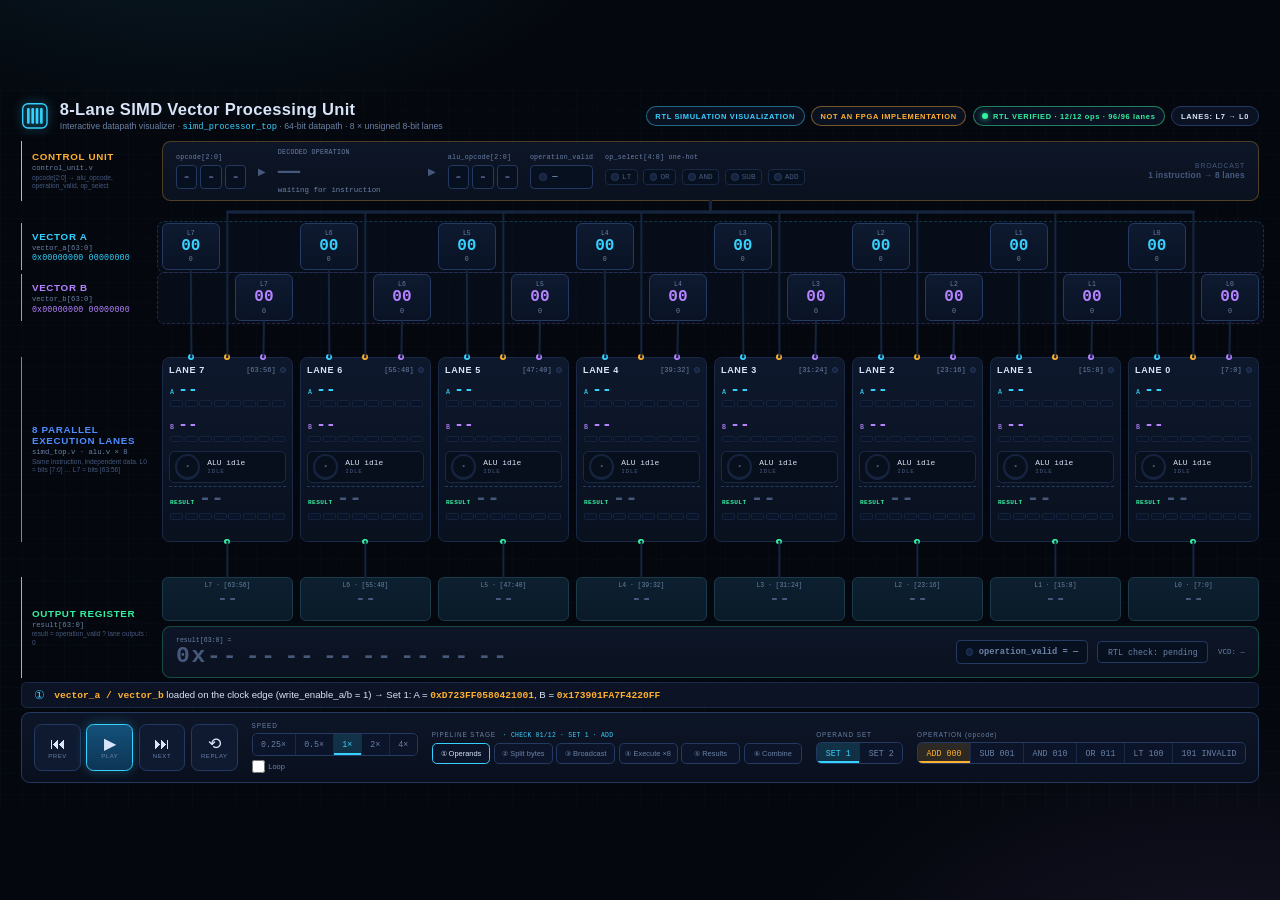
<file: demo/simd_visualizer/index.html>
<!DOCTYPE html>
<html lang="en">
<head>
<meta charset="utf-8">
<meta name="viewport" content="width=device-width, initial-scale=1">
<title>8-Lane SIMD Vector Processing Unit — RTL Simulation Visualizer</title>
<link rel="stylesheet" href="styles.css">
</head>
<body>
<div id="viewport">
<div id="stage" data-order="msb">

  <!-- ============ HEADER ============ -->
  <header id="hdr">
    <div class="brand">
      <svg class="logo" viewBox="0 0 32 32" aria-hidden="true">
        <rect x="2" y="2" width="28" height="28" rx="6" fill="none" stroke="currentColor" stroke-width="1.6"/>
        <g fill="currentColor"><rect x="7" y="7" width="3" height="18" rx="1"/><rect x="12" y="7" width="3" height="18" rx="1"/><rect x="17" y="7" width="3" height="18" rx="1"/><rect x="22" y="7" width="3" height="18" rx="1"/></g>
      </svg>
      <div>
        <h1>8-Lane SIMD Vector Processing Unit</h1>
        <p>Interactive datapath visualizer · <code>simd_processor_top</code> · 64-bit datapath · 8 × unsigned 8-bit lanes</p>
      </div>
    </div>
    <div class="hdr-right">
      <span class="pill pill-sim">RTL SIMULATION VISUALIZATION</span>
      <span class="pill pill-warn">NOT AN FPGA IMPLEMENTATION</span>
      <button id="btnVerify" class="pill pill-ok" title="Show verification report">
        <i class="dot"></i><span id="verifyText">VERIFYING…</span>
      </button>
      <button id="btnOrder" class="pill pill-btn" title="Reverse the on-screen lane order (data is unchanged)">LANES: L7 → L0</button>
    </div>
  </header>

  <!-- ============ CONTROL UNIT ============ -->
  <div class="lbl" id="lblCU"><b>CONTROL UNIT</b><span>control_unit.v</span><span class="sub">opcode[2:0] → alu_opcode, operation_valid, op_select</span></div>
  <section id="cu" class="panel">
    <div class="cu-block">
      <div class="cu-title">opcode[2:0]</div>
      <div class="bitbox" id="cuOpBits"><i>-</i><i>-</i><i>-</i></div>
    </div>
    <div class="cu-arrow">▶</div>
    <div class="cu-block cu-decoder">
      <div class="cu-title">DECODED OPERATION</div>
      <div class="cu-opname" id="cuName">—</div>
      <div class="cu-opdesc" id="cuDesc">waiting for instruction</div>
    </div>
    <div class="cu-arrow">▶</div>
    <div class="cu-block">
      <div class="cu-title">alu_opcode[2:0]</div>
      <div class="bitbox amber" id="cuAluBits"><i>-</i><i>-</i><i>-</i></div>
    </div>
    <div class="cu-block">
      <div class="cu-title">operation_valid</div>
      <div class="validbox" id="cuValid"><i class="led"></i><b id="cuValidTxt">—</b></div>
    </div>
    <div class="cu-block cu-sel">
      <div class="cu-title">op_select[4:0] one-hot</div>
      <div class="selrow" id="cuSel">
        <span data-s="4"><i class="led"></i>LT</span><span data-s="3"><i class="led"></i>OR</span><span data-s="2"><i class="led"></i>AND</span><span data-s="1"><i class="led"></i>SUB</span><span data-s="0"><i class="led"></i>ADD</span>
      </div>
    </div>
    <div class="cu-bcast" id="cuBcast"><span>BROADCAST</span><b>1 instruction → 8 lanes</b></div>
  </section>

  <div class="gap1"></div>

  <!-- ============ INPUT REGISTERS ============ -->
  <div class="lbl a" id="lblA"><b>VECTOR A</b><span>vector_a[63:0]</span><em id="hexA">—</em></div>
  <section class="band" id="bandA"></section>
  <div class="lbl b" id="lblB"><b>VECTOR B</b><span>vector_b[63:0]</span><em id="hexB">—</em></div>
  <section class="band" id="bandB"></section>

  <div class="gap2"></div>

  <!-- ============ LANES ============ -->
  <div class="lbl l" id="lblL"><b>8 PARALLEL<br>EXECUTION LANES</b><span>simd_top.v · alu.v × 8</span><span class="sub">Same instruction, independent data. L0 = bits [7:0] … L7 = bits [63:56]</span></div>
  <section class="band lanes" id="lanes"></section>

  <div class="gap3"></div>

  <!-- ============ OUTPUT ============ -->
  <div class="lbl o" id="lblO"><b>OUTPUT REGISTER</b><span>result[63:0]</span><span class="sub">result = operation_valid ? lane outputs : 0</span></div>
  <section id="out" class="panel">
    <div class="band outcells" id="outCells"></div>
    <div class="outfoot">
      <div class="bighex" id="bigHex"><small>result[63:0] =</small><span class="hx"><span class="pre">0x</span><span class="bytes" id="bigBytes"></span></span></div>
      <div class="outinfo">
        <div class="validbox" id="outValid"><i class="led"></i><b id="outValidTxt">operation_valid = —</b></div>
        <div class="chk" id="outChk">RTL check: —</div>
        <div class="vcdt" id="outT">VCD t = —</div>
      </div>
    </div>
  </section>

  <!-- ============ CAPTION + CONTROLS ============ -->
  <div id="caption"><span class="cstep" id="capStep">①</span><span id="capText">Press ▶ Play (Space) to begin the SIMD walkthrough.</span></div>

  <footer id="bar">
    <div class="grp transport">
      <button id="btnPrev" title="Previous operation (←)">⏮<small>Prev</small></button>
      <button id="btnPlay" class="primary" title="Play / Pause (Space)">▶<small>Play</small></button>
      <button id="btnNext" title="Next operation (→)">⏭<small>Next</small></button>
      <button id="btnReplay" title="Replay this operation (R)">⟲<small>Replay</small></button>
    </div>
    <div class="grp">
      <div class="gl">SPEED</div>
      <div class="seg" id="segSpeed">
        <button data-v="0.25">0.25×</button><button data-v="0.5">0.5×</button><button data-v="1" class="on">1×</button><button data-v="2">2×</button><button data-v="4">4×</button>
      </div>
      <label class="loop"><input type="checkbox" id="chkLoop"> Loop</label>
    </div>
    <div class="grp tracker-grp">
      <div class="gl">PIPELINE STAGE <span id="stepNo"></span></div>
      <div class="tracker" id="tracker"></div>
    </div>
    <div class="grp">
      <div class="gl">OPERAND SET</div>
      <div class="seg" id="segSet"></div>
    </div>
    <div class="grp">
      <div class="gl">OPERATION (opcode)</div>
      <div class="seg ops" id="segOps"></div>
    </div>
  </footer>

  <svg id="wires" xmlns="http://www.w3.org/2000/svg"></svg>
</div>
</div>

<!-- verification modal -->
<div id="modal" hidden>
  <div class="modal-card">
    <button id="modalClose" aria-label="Close">✕</button>
    <h2>Verification report</h2>
    <p class="mdesc" id="modalDesc"></p>
    <div class="mscroll"><table id="vtable"></table></div>
  </div>
</div>

<script src="simulation_data.js"></script>
<script src="model.js"></script>
<script src="app.js"></script>
</body>
</html>
</file>
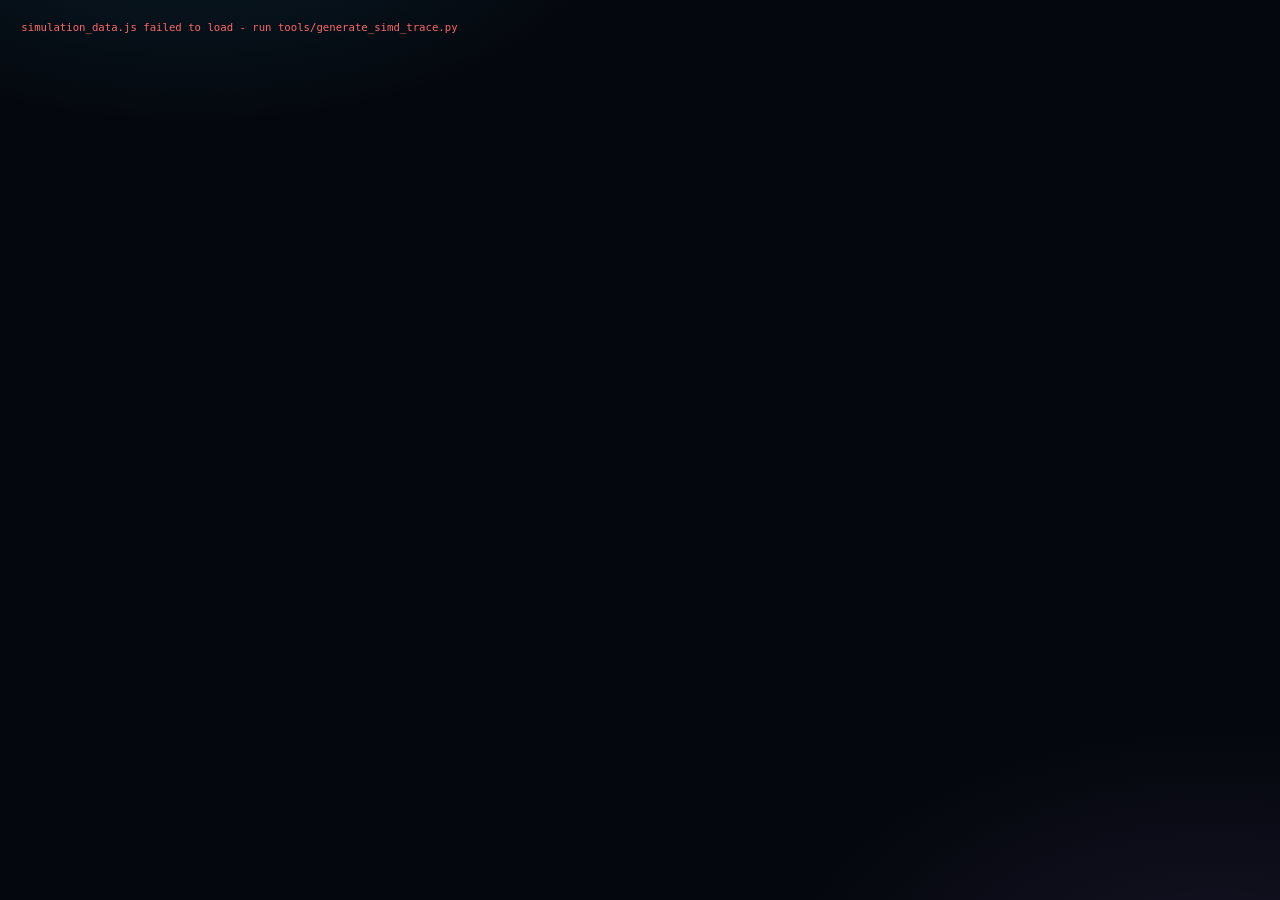
<file: demo/simd_visualizer/index_original.html>
<!doctype html>
<html lang="en">
<head>
  <meta charset="utf-8">
  <meta name="viewport" content="width=device-width, initial-scale=1">
  <meta name="theme-color" content="#08111d">
  <title>8-Lane SIMD Vector Processing Unit — Visualizer</title>
  <link rel="stylesheet" href="styles.css">
  <script defer src="app.js"></script>
</head>
<body>
  <main class="dashboard">
    <header class="topbar">
      <div class="brand">
        <div class="brand-mark" aria-hidden="true"><i></i><i></i><i></i><i></i><i></i><i></i><i></i><i></i></div>
        <div><p class="eyebrow">RTL SIMULATION / PHASE I</p><p class="brand-name">VECTOR LAB</p></div>
      </div>
      <div class="environment"><span class="live-dot"></span><span>VERILOG TRACE</span><span class="environment-sep">·</span><span>LOCAL DATA</span></div>
    </header>

    <section class="heading-row" aria-labelledby="project-title">
      <div>
        <h1 id="project-title">8-Lane SIMD Vector Processing Unit</h1>
        <p class="subtitle">Verilog HDL <span>·</span> 64-bit Datapath <span>·</span> 8 Parallel Lanes</p>
      </div>
      <div class="run-state" id="run-state" data-state="ready"><span class="state-light"></span><span id="run-state-label">READY</span></div>
    </section>

    <section class="control-strip" aria-label="Simulation controls">
      <div class="transport">
        <button class="icon-button" id="previous-button" type="button" aria-label="Previous operation" title="Previous operation">‹</button>
        <button class="primary-button" id="play-button" type="button"><span aria-hidden="true">▶</span> Play</button>
        <button class="icon-button" id="pause-button" type="button" aria-label="Pause simulation" title="Pause">Ⅱ</button>
        <button class="icon-button" id="next-button" type="button" aria-label="Next operation" title="Next operation">›</button>
        <button class="text-button" id="replay-button" type="button"><span aria-hidden="true">↺</span> Replay</button>
      </div>
      <div class="control-options">
        <label class="select-control"><span>INPUT SET</span><select id="set-selector" aria-label="Select input vector set"><option value="all">All verified checks · 12</option></select></label>
        <label class="select-control"><span>SPEED</span><select id="speed-selector" aria-label="Animation speed"><option value="0.65">0.65×</option><option value="1" selected>1×</option><option value="1.5">1.5×</option><option value="2">2×</option></select></label>
      </div>
    </section>

    <section class="progress-panel" aria-label="Simulation progress">
      <div class="progress-copy"><span id="progress-count">Loading trace…</span><span class="phase-label" id="phase-label">Waiting for simulation data</span></div>
      <div class="progress-track" role="progressbar" id="progress-bar" aria-valuemin="0" aria-valuemax="12" aria-valuenow="0"><div class="progress-fill" id="progress-fill"></div><div class="progress-marker" id="progress-marker"></div></div>
      <div class="phase-steps" aria-hidden="true"><span data-phase="0">LOAD</span><span data-phase="1">SPLIT</span><span data-phase="2">BROADCAST</span><span data-phase="3">EXECUTE</span><span data-phase="4">COMBINE</span></div>
    </section>

    <section class="vector-inputs" aria-label="Operand vectors">
      <article class="vector-panel vector-a-panel" id="vector-a-panel">
        <div class="panel-heading"><div><span class="vector-tag tag-a">A</span><span class="panel-title">Operand vector A</span></div><span class="bit-label">64 BITS · HEX</span></div>
        <div class="vector-value" id="vector-a-value">—</div>
        <div class="byte-strip" id="vector-a-lanes" aria-label="Vector A bytes, lanes L7 to L0"></div>
      </article>
      <article class="vector-panel vector-b-panel" id="vector-b-panel">
        <div class="panel-heading"><div><span class="vector-tag tag-b">B</span><span class="panel-title">Operand vector B</span></div><span class="bit-label">64 BITS · HEX</span></div>
        <div class="vector-value" id="vector-b-value">—</div>
        <div class="byte-strip" id="vector-b-lanes" aria-label="Vector B bytes, lanes L7 to L0"></div>
      </article>
    </section>

    <section class="instruction-panel" aria-label="Instruction decode and broadcast">
      <div class="controller-card" id="controller-card">
        <div class="controller-caption"><span class="micro-label">CONTROL UNIT</span><span class="controller-lamp" id="controller-lamp"></span></div>
        <div class="instruction-row"><div><span class="micro-label">OPCODE</span><strong class="opcode" id="opcode-value">---</strong></div><div class="instruction-divider"></div><div><span class="micro-label">OPERATION</span><strong id="operation-value">Waiting</strong></div><div class="valid-badge" id="valid-badge">—</div></div>
        <div class="select-row"><span class="micro-label">ONE-HOT SELECT</span><code id="op-select-value">-----</code><span class="safe-default" id="safe-default">SHARED CONTROL → 8 LANES</span></div>
      </div>
      <div class="broadcast-track" id="broadcast-track" aria-hidden="true"><span class="broadcast-text">INSTRUCTION BROADCAST</span><span class="broadcast-line"><i></i></span><span class="broadcast-arrow">›</span></div>
    </section>

    <section class="lane-section" aria-labelledby="lane-title">
      <div class="section-heading"><div><p class="eyebrow">PARALLEL EXECUTION ARRAY</p><h2 id="lane-title">Eight byte-wide lanes</h2></div><div class="lane-note"><span class="lane-dot"></span>Same instruction · simultaneous evaluation</div></div>
      <div class="lane-grid" id="lane-grid" aria-label="Processing lanes from L7 through L0"></div>
    </section>

    <section class="result-panel" id="result-panel" aria-label="Combined 64-bit result">
      <div class="result-heading"><div><span class="result-icon" aria-hidden="true">Σ</span><div><p class="eyebrow">LANE RESULTS COMBINED</p><h2>64-bit output vector</h2></div></div><div class="result-status" id="result-status">AWAITING EXECUTION</div></div>
      <div class="result-value" id="result-value">0000000000000000</div>
      <div class="byte-strip result-byte-strip" id="result-lanes" aria-label="Result bytes, lanes L7 to L0"></div>
      <div class="result-foot"><span>R[63:56] ← L7</span><span>Lane 0 = bits [7:0]</span><span>R[7:0] ← L0</span></div>
    </section>

    <footer class="footer"><span>SIMULATION ONLY · Icarus Verilog output</span><span id="trace-source">Loading verified trace…</span></footer>
    <section class="error-panel" id="error-panel" hidden role="alert"></section>
  </main>
</body>
</html>
</file>
<file: demo/simd_visualizer/styles.css>
/* Designed for a 16:9 canvas (1920x1080). Everything is in rem; html font-size
   tracks the viewport so the whole stage scales to any 16:9 window. */
:root{
  --bg:#04070d; --panel:#0a111f; --panel2:#0d1628; --line:#1a2947; --line2:#243a63;
  --text:#d8e4f7; --dim:#6b81a6; --dim2:#46597d;
  --cyan:#36d1ff; --violet:#b583ff; --amber:#ffb02e; --green:#35f0a1; --red:#ff4d6d; --blue:#4f8cff;
  --mono: ui-monospace,"SF Mono","JetBrains Mono",Menlo,Consolas,"Liberation Mono",monospace;
  --sans: -apple-system,BlinkMacSystemFont,"SF Pro Display","SF Pro Text","Segoe UI",Roboto,Helvetica,Arial,sans-serif;
}
*{box-sizing:border-box;margin:0;padding:0}
html{font-size:min(calc(100vw/120),calc(100vh/67.5));background:var(--bg)}
body{background:
  radial-gradient(60rem 30rem at 15% -10%,rgba(54,209,255,.10),transparent 70%),
  radial-gradient(60rem 36rem at 95% 110%,rgba(181,131,255,.10),transparent 70%),var(--bg);
  color:var(--text);font-family:var(--sans);overflow:hidden;height:100vh}
#viewport{width:100vw;height:100vh;display:flex;align-items:center;justify-content:center}
code{font-family:var(--mono);color:var(--cyan)}
button{font-family:inherit;color:inherit;cursor:pointer}

#stage{position:relative;width:120rem;height:67.5rem;padding:.5rem 2rem .5rem;
  display:grid;grid-template-columns:12rem 1fr;column-gap:1.2rem;row-gap:.4rem;
  grid-template-rows:3.9rem 5.6rem 1.3rem 4.4rem 4.4rem 2.5rem 17.4rem 2.5rem 9.4rem 2.4rem 6.7rem;
  background:
   linear-gradient(rgba(54,209,255,.025) 1px,transparent 1px) 0 0/2rem 2rem,
   linear-gradient(90deg,rgba(54,209,255,.025) 1px,transparent 1px) 0 0/2rem 2rem}
#hdr{grid-column:1/3;display:flex;align-items:center;justify-content:space-between}
.brand{display:flex;gap:1rem;align-items:center}
.logo{width:2.6rem;height:2.6rem;color:var(--cyan);filter:drop-shadow(0 0 .5rem rgba(54,209,255,.6))}
h1{font-size:1.55rem;font-weight:650;letter-spacing:.02em}
.brand p{font-size:.82rem;color:var(--dim);margin-top:.15rem}
.hdr-right{display:flex;gap:.6rem;align-items:center}
.pill{font-size:.7rem;letter-spacing:.09em;font-weight:650;padding:.45rem .8rem;border-radius:2rem;border:1px solid var(--line2);background:rgba(13,22,40,.8);display:inline-flex;align-items:center;gap:.45rem}
.pill-sim{color:var(--cyan);border-color:rgba(54,209,255,.45)}
.pill-warn{color:var(--amber);border-color:rgba(255,176,46,.45)}
.pill-ok{color:var(--green);border-color:rgba(53,240,161,.5)}
.pill-ok.bad{color:var(--red);border-color:rgba(255,77,109,.6)}
.pill-btn{color:var(--text)}
.pill-ok .dot{width:.55rem;height:.55rem;border-radius:50%;background:currentColor;box-shadow:0 0 .6rem currentColor}
button.pill:hover{background:rgba(30,50,90,.8)}

.panel{background:linear-gradient(180deg,var(--panel2),var(--panel));border:1px solid var(--line);border-radius:.8rem;position:relative}
.lbl{display:flex;flex-direction:column;justify-content:center;gap:.15rem;padding-left:.2rem;border-left:.18rem solid var(--dim2)}
.lbl b{font-size:.92rem;letter-spacing:.07em;line-height:1.15;padding-left:.7rem}
.lbl span{font-family:var(--mono);font-size:.68rem;color:var(--dim);padding-left:.7rem}
.lbl .sub{font-family:var(--sans);font-size:.62rem;color:var(--dim2);line-height:1.3}
.lbl em{font-style:normal;font-family:var(--mono);font-size:.78rem;padding-left:.7rem;letter-spacing:.02em;white-space:nowrap}
.lbl.a{border-color:var(--cyan)} .lbl.a b,.lbl.a em{color:var(--cyan)}
.lbl.b{border-color:var(--violet)} .lbl.b b,.lbl.b em{color:var(--violet)}
#lblCU{border-color:var(--amber)} #lblCU b{color:var(--amber)}
.lbl.l{border-color:var(--blue)} .lbl.l b{color:var(--blue)}
.lbl.o{border-color:var(--green)} .lbl.o b{color:var(--green)}

/* grid-row placement */
#lblCU{grid-row:2} #cu{grid-row:2}
.gap1{grid-row:3}
#lblA{grid-row:4} #bandA{grid-row:4}
#lblB{grid-row:5} #bandB{grid-row:5}
.gap2{grid-row:6}
#lblL{grid-row:7} #lanes{grid-row:7}
.gap3{grid-row:8}
#lblO{grid-row:9} #out{grid-row:9}
#caption{grid-row:10;grid-column:1/3}
#bar{grid-row:11;grid-column:1/3}
.gap1,.gap2,.gap3{grid-column:1/3}

.band{display:grid;grid-template-columns:repeat(8,1fr);column-gap:.7rem}

/* ---------- control unit ---------- */
#cu{display:flex;align-items:center;gap:1.1rem;padding:0 1.2rem;border-color:rgba(255,176,46,.28)}
#cu.active{border-color:var(--amber);box-shadow:0 0 1.6rem rgba(255,176,46,.22),inset 0 0 1.4rem rgba(255,176,46,.06)}
.cu-block{display:flex;flex-direction:column;gap:.35rem}
.cu-title{font-family:var(--mono);font-size:.62rem;color:var(--dim);letter-spacing:.04em}
.cu-arrow{color:var(--dim2);font-size:.9rem}
.bitbox{display:flex;gap:.3rem}
.bitbox i{font-style:normal;font-family:var(--mono);font-weight:700;font-size:1.3rem;width:2rem;height:2.2rem;display:grid;place-items:center;border-radius:.35rem;background:#07101f;border:1px solid var(--line2);color:var(--dim2);transition:.2s}
.bitbox.on i{color:var(--text);border-color:var(--amber);box-shadow:0 0 .6rem rgba(255,176,46,.3)}
.bitbox.on i.one{background:rgba(255,176,46,.16);color:var(--amber)}
.cu-decoder{min-width:13rem}
.cu-opname{font-size:2.1rem;font-weight:750;letter-spacing:.06em;color:var(--dim2);line-height:1;transition:color .2s}
.cu-opname.on{color:var(--amber);text-shadow:0 0 1rem rgba(255,176,46,.5)}
.cu-opname.bad{color:var(--red);text-shadow:0 0 1rem rgba(255,77,109,.5)}
.cu-opdesc{font-family:var(--mono);font-size:.7rem;color:var(--dim)}
.validbox{display:flex;align-items:center;gap:.5rem;height:2.2rem;padding:0 .8rem;border-radius:.4rem;background:#07101f;border:1px solid var(--line2);font-family:var(--mono);font-size:.82rem;color:var(--dim)}
.led{display:inline-block;width:.7rem;height:.7rem;border-radius:50%;background:#16233d;border:1px solid var(--line2);transition:.15s;flex:none}
.validbox.ok{color:var(--green);border-color:rgba(53,240,161,.5)} .validbox.ok .led{background:var(--green);box-shadow:0 0 .7rem var(--green)}
.validbox.bad{color:var(--red);border-color:rgba(255,77,109,.6)} .validbox.bad .led{background:var(--red);box-shadow:0 0 .7rem var(--red)}
.selrow{display:flex;gap:.55rem;height:2.2rem;align-items:center}
.selrow span{display:flex;gap:.3rem;align-items:center;font-family:var(--mono);font-size:.72rem;color:var(--dim2);padding:.3rem .5rem;border-radius:.35rem;background:#07101f;border:1px solid var(--line)}
.selrow span.on{color:var(--amber);border-color:var(--amber)} .selrow span.on .led{background:var(--amber);box-shadow:0 0 .6rem var(--amber)}
.cu-bcast{margin-left:auto;display:flex;flex-direction:column;align-items:flex-end;gap:.15rem;font-size:.64rem;letter-spacing:.12em;color:var(--dim2);transition:.2s}
.cu-bcast b{font-size:.78rem;letter-spacing:.03em;font-weight:600}
.cu-bcast.on{color:var(--amber);text-shadow:0 0 .8rem rgba(255,176,46,.5)}

/* ---------- registers ---------- */
.rcell{position:relative;height:100%;width:44%;border-radius:.55rem;background:linear-gradient(180deg,#0e1a30,#0a1325);border:1px solid var(--line2);
  display:flex;flex-direction:column;align-items:center;justify-content:center;transition:border-color .2s,box-shadow .2s,transform .2s}
.rcell.a{justify-self:start;--c:var(--cyan)} .rcell.b{justify-self:end;--c:var(--violet)}
.rcell .tg{font-family:var(--mono);font-size:.6rem;color:var(--dim)}
.rcell .hx{font-family:var(--mono);font-size:1.5rem;font-weight:700;color:var(--c);line-height:1.15}
.rcell .dc{font-family:var(--mono);font-size:.62rem;color:var(--dim)}
.rcell.load{animation:flash .9s ease-out}
.rcell.send{border-color:var(--c);box-shadow:0 0 1rem color-mix(in srgb,var(--c) 45%,transparent)}
@keyframes flash{0%{background:color-mix(in srgb,var(--c) 40%,#0a1325);transform:scale(1.04)}100%{transform:scale(1)}}

/* ---------- lanes ---------- */
.lane{position:relative;display:flex;flex-direction:column;gap:.28rem;padding:.5rem .55rem .45rem;border-radius:.7rem;
  background:linear-gradient(180deg,#0e182c,#09111f);border:1px solid var(--line);transition:border-color .2s,box-shadow .25s,background .25s}
.lane.exec{border-color:var(--blue);background:linear-gradient(180deg,#112149,#0a1530);box-shadow:0 0 1.6rem rgba(79,140,255,.45),inset 0 0 1.4rem rgba(79,140,255,.14);animation:pulse .7s ease-in-out infinite alternate}
.lane.done{border-color:rgba(53,240,161,.55)}
.lane.bad.done{border-color:rgba(255,77,109,.6)}
@keyframes pulse{to{box-shadow:0 0 2.4rem rgba(79,140,255,.7),inset 0 0 1.8rem rgba(79,140,255,.22)}}
.lane-h{display:flex;align-items:center;gap:.4rem;height:1.3rem}
.lane-name{font-weight:700;font-size:.85rem;letter-spacing:.07em}
.lane-bits{font-family:var(--mono);font-size:.66rem;color:var(--dim);margin-left:auto}
.lane .led{width:.55rem;height:.55rem}
.lane.exec .lane-h .led{background:var(--blue);box-shadow:0 0 .7rem var(--blue)}
.lane.done .lane-h .led{background:var(--green);box-shadow:0 0 .7rem var(--green)}
.lane.bad.done .lane-h .led{background:var(--red);box-shadow:0 0 .7rem var(--red)}
.orow{display:grid;grid-template-columns:auto 1fr auto;column-gap:.4rem;align-items:baseline;align-content:start;height:3.05rem;padding:.2rem .1rem 0}
.orow .tg{font-family:var(--mono);font-size:.62rem;font-weight:700;color:var(--c);opacity:.85}
.orow .hx{font-family:var(--mono);font-size:1.5rem;font-weight:700;line-height:1;color:var(--c)}
.orow .dc{font-family:var(--mono);font-size:.64rem;color:var(--dim)}
.orow.a{--c:var(--cyan)} .orow.b{--c:var(--violet)}
.orow .bits{grid-column:1/4;margin-top:.22rem}
.bits{display:flex;gap:.14rem}
.bits i{flex:1;height:.62rem;border-radius:.12rem;background:#0a1429;border:1px solid #16233d;font-style:normal;font-family:var(--mono);font-size:.5rem;line-height:.55rem;text-align:center;color:transparent}
.bits i.one{background:var(--c);border-color:var(--c);box-shadow:0 0 .35rem color-mix(in srgb,var(--c) 60%,transparent)}
.alu{display:grid;grid-template-columns:2.5rem 1fr;column-gap:.55rem;align-items:center;height:3rem;padding:.15rem .45rem;border-radius:.5rem;background:#070e1c;border:1px solid var(--line)}
.alu-ring{--p:0;--rc:var(--blue);width:2.4rem;height:2.4rem;border-radius:50%;display:grid;place-items:center;
  background:conic-gradient(var(--rc) calc(var(--p)*1turn),#15233f 0);position:relative}
.alu-ring::before{content:"";position:absolute;inset:.22rem;border-radius:50%;background:#070e1c}
.alu-glyph{position:relative;font-family:var(--mono);font-weight:800;font-size:1.15rem;color:var(--dim2)}
.alu.ready .alu-glyph{color:var(--amber)} .alu.exec .alu-glyph{color:var(--blue)} .alu.done .alu-glyph{color:var(--green)}
.alu.bad .alu-glyph{color:var(--red)} .alu.bad.done .alu-glyph{color:var(--dim)}
.alu-txt{display:flex;flex-direction:column;gap:.1rem;min-width:0}
.alu-eq{font-family:var(--mono);font-size:.74rem;white-space:nowrap}
.alu-st{font-family:var(--mono);font-size:.58rem;letter-spacing:.1em;color:var(--dim2)}
.alu.exec .alu-st{color:var(--blue)} .alu.done .alu-st{color:var(--green)} .alu.ready .alu-st{color:var(--amber)} .alu.bad .alu-st{color:var(--red)}
.res{--c:var(--green);display:grid;grid-template-columns:auto 1fr auto;column-gap:.4rem;align-items:baseline;align-content:start;flex:1;padding:.25rem .1rem 0;border-top:1px dashed var(--line2)}
.res .tg{font-family:var(--mono);font-size:.58rem;font-weight:700;color:var(--green);letter-spacing:.06em}
.res .hx{font-family:var(--mono);font-size:1.95rem;font-weight:800;line-height:1;color:var(--green);text-shadow:0 0 1rem rgba(53,240,161,.45)}
.res .dc{font-family:var(--mono);font-size:.66rem;color:var(--dim)}
.res .bits{grid-column:1/4;margin-top:.3rem}
.res .note{grid-column:1/4;margin-top:.2rem;font-family:var(--mono);font-size:.58rem;color:var(--dim);height:.8rem;white-space:nowrap}
.res.pop .hx{animation:pop .5s ease-out}
@keyframes pop{0%{transform:scale(.7);opacity:0}60%{transform:scale(1.12)}100%{transform:scale(1);opacity:1}}
.res.masked .hx{color:var(--dim);text-shadow:none;font-size:1.5rem}
.res.masked.struck .hx{text-decoration:line-through;text-decoration-color:var(--red)}
.res.masked .bits i.one{background:var(--dim2);border-color:var(--dim2);box-shadow:none}
.res.masked.struck .note{color:var(--red)}
.res.empty .hx{color:var(--dim2);text-shadow:none}
.port{position:absolute;width:.55rem;height:.55rem;margin-left:-.275rem;border-radius:50%;background:#0a1429;border:2px solid var(--line2);z-index:2}
.port.pa{left:22%;top:-.3rem;border-color:var(--cyan)} .port.pc{left:50%;top:-.3rem;border-color:var(--amber)}
.port.pb{left:78%;top:-.3rem;border-color:var(--violet)} .port.po{left:50%;bottom:-.3rem;border-color:var(--green)}

/* ---------- output register ---------- */
#out.panel{background:none;border:0;box-shadow:none;border-radius:0;display:flex;flex-direction:column;gap:.5rem;padding:0}
.outcells{height:4.1rem}
.outfoot{display:flex;align-items:center;justify-content:space-between;flex:1;padding:0 1.2rem;border-radius:.8rem;
  background:linear-gradient(180deg,var(--panel2),var(--panel));border:1px solid rgba(53,240,161,.25);transition:.25s}
#out.done .outfoot{border-color:rgba(53,240,161,.6);box-shadow:0 0 1.8rem rgba(53,240,161,.16)}
#out.bad.done .outfoot{border-color:rgba(255,77,109,.6);box-shadow:0 0 1.8rem rgba(255,77,109,.16)}
.ocell{height:100%;border-radius:.55rem;background:linear-gradient(180deg,#0d2030,#0a1a28);border:1px solid #1b3a4a;display:flex;flex-direction:column;align-items:center;justify-content:center;transition:.2s}
.ocell .tg{font-family:var(--mono);font-size:.6rem;color:var(--dim)}
.ocell .hx{font-family:var(--mono);font-size:1.6rem;font-weight:800;color:var(--dim2);line-height:1.15}
.ocell .dc{font-family:var(--mono);font-size:.62rem;color:var(--dim)}
.ocell.on{border-color:var(--green);box-shadow:0 0 1rem rgba(53,240,161,.3)} .ocell.on .hx{color:var(--green);text-shadow:0 0 .9rem rgba(53,240,161,.5)}
.ocell.on.bad{border-color:var(--red);box-shadow:0 0 1rem rgba(255,77,109,.3)} .ocell.on.bad .hx{color:var(--red);text-shadow:0 0 .9rem rgba(255,77,109,.5)}
.bighex small{display:block;font-family:var(--mono);font-size:.62rem;color:var(--dim);margin-bottom:.1rem}
.bighex .hx{font-family:var(--mono);font-weight:800;font-size:2.15rem;letter-spacing:.08em;line-height:1}
.bighex .pre{color:var(--dim2)}
.bighex .bytes{display:inline-flex;gap:.7rem}
.bighex .bytes span{color:var(--dim2);transition:color .2s,text-shadow .2s}
.bighex .bytes span.on{color:var(--green);text-shadow:0 0 1rem rgba(53,240,161,.5)}
.bighex.bad .bytes span.on{color:var(--red);text-shadow:0 0 1rem rgba(255,77,109,.5)}
.outinfo{display:flex;align-items:center;gap:.9rem}
.chk{font-family:var(--mono);font-size:.78rem;padding:.55rem .9rem;border-radius:.4rem;border:1px solid var(--line2);color:var(--dim);background:#07101f}
.chk.pass{color:var(--green);border-color:rgba(53,240,161,.55);background:rgba(53,240,161,.07)}
.vcdt{font-family:var(--mono);font-size:.7rem;color:var(--dim);text-align:right;line-height:1.35}

/* ---------- caption + control bar ---------- */
#caption{display:flex;align-items:center;gap:.7rem;padding:0 1rem;border-radius:.5rem;background:rgba(13,22,40,.85);border:1px solid var(--line);font-size:.9rem}
.cstep{font-size:1.1rem;color:var(--cyan);min-width:1.3rem;text-align:center}
#capText{white-space:nowrap;overflow:hidden;text-overflow:ellipsis}
#capText b{font-family:var(--mono);color:var(--amber);font-weight:600}
#bar{display:flex;align-items:stretch;gap:1.3rem;padding:.6rem 1.1rem;border-radius:.8rem;background:linear-gradient(180deg,#0d1628,#090f1d);border:1px solid var(--line2)}
.grp{display:flex;flex-direction:column;justify-content:center;gap:.4rem}
.gl{font-size:.6rem;letter-spacing:.14em;color:var(--dim)}
.gl span{color:var(--cyan);font-family:var(--mono);letter-spacing:.04em;margin-left:.4rem}
.transport{flex-direction:row;align-items:center;gap:.5rem}
.transport button{width:4.4rem;height:4.4rem;border-radius:.7rem;background:#0f1a31;border:1px solid var(--line2);font-size:1.5rem;display:flex;flex-direction:column;align-items:center;justify-content:center;gap:.05rem;line-height:1.1}
.transport button small{font-size:.56rem;letter-spacing:.1em;color:var(--dim);text-transform:uppercase}
.transport button:hover{border-color:var(--cyan);background:#13224a}
.transport button.primary{background:linear-gradient(180deg,#14507a,#0d3555);border-color:var(--cyan);box-shadow:0 0 1.1rem rgba(54,209,255,.3)}
.seg{display:flex;border:1px solid var(--line2);border-radius:.5rem;overflow:hidden}
.seg button{border:0;background:#0b1428;padding:.55rem .8rem;font-family:var(--mono);font-size:.78rem;color:var(--dim);border-right:1px solid var(--line)}
.seg button:last-child{border-right:0}
.seg button:hover{color:var(--text);background:#111e3a}
.seg button.on{background:rgba(54,209,255,.16);color:var(--cyan);box-shadow:inset 0 -2px 0 var(--cyan)}
.seg.ops button.on{background:rgba(255,176,46,.14);color:var(--amber);box-shadow:inset 0 -2px 0 var(--amber)}
.seg.ops button.inv.on{background:rgba(255,77,109,.16);color:var(--red);box-shadow:inset 0 -2px 0 var(--red)}
.loop{font-size:.7rem;color:var(--dim);display:flex;gap:.35rem;align-items:center;cursor:pointer}
.tracker-grp{flex:1;min-width:0}
.tracker{display:grid;grid-template-columns:repeat(6,1fr);gap:.35rem}
.tracker button{position:relative;overflow:hidden;border:1px solid var(--line2);border-radius:.45rem;background:#0b1428;padding:.5rem .3rem;font-size:.7rem;color:var(--dim);text-align:center;white-space:nowrap}
.tracker button .f{position:absolute;left:0;top:0;bottom:0;width:0;background:rgba(54,209,255,.25);z-index:0}
.tracker button span{position:relative;z-index:1}
.tracker button.cur{color:var(--text);border-color:var(--cyan)}
.tracker button.done{color:var(--cyan)}
.tracker button:hover{border-color:var(--cyan)}

/* ---------- wires ---------- */
#wires{position:absolute;inset:0;width:100%;height:100%;pointer-events:none;z-index:6;overflow:visible}
.w{fill:none;stroke-linecap:round;stroke-linejoin:round}
.w.base{stroke:#16253f;stroke-width:2}
.w.act{stroke-width:3}
.w.act.arrived{stroke-width:2;opacity:.55}
.w.act{fill:none}
.w.ca.act{stroke:var(--cyan)} .w.cb.act{stroke:var(--violet)} .w.cc.act{stroke:var(--amber)} .w.co.act{stroke:var(--green)}
.w.co.act.bad{stroke:var(--red)}
.pk.ca{fill:var(--cyan)} .pk.cb{fill:var(--violet)} .pk.cc{fill:var(--amber)} .pk.co{fill:var(--green)} .pk.co.bad{fill:var(--red)}
.w.act{filter:drop-shadow(0 0 4px currentColor)}
.w.ca.act{color:var(--cyan)} .w.cb.act{color:var(--violet)} .w.cc.act{color:var(--amber)} .w.co.act{color:var(--green)}
.pk{stroke:none;filter:drop-shadow(0 0 6px currentColor)}
.pk.ca{color:var(--cyan)} .pk.cb{color:var(--violet)} .pk.cc{color:var(--amber)} .pk.co{color:var(--green)} .pk.co.bad{color:var(--red)}
.rail{stroke:#1a2c4d;stroke-width:3;fill:none;stroke-linecap:round}

/* ---------- modal ---------- */
#modal{position:fixed;inset:0;background:rgba(2,4,9,.78);display:flex;align-items:center;justify-content:center;z-index:50;backdrop-filter:blur(4px)}
#modal[hidden]{display:none}
.modal-card{position:relative;width:min(90vw,70rem);max-height:86vh;background:var(--panel2);border:1px solid var(--line2);border-radius:1rem;padding:1.6rem 1.8rem;display:flex;flex-direction:column;gap:.8rem}
.modal-card h2{font-size:1.2rem}
#modalClose{position:absolute;right:1rem;top:1rem;background:none;border:0;color:var(--dim);font-size:1.1rem}
.mdesc{font-size:.8rem;color:var(--dim);line-height:1.5}
.mscroll{overflow:auto}
#vtable{width:100%;border-collapse:collapse;font-family:var(--mono);font-size:.72rem}
#vtable th{position:sticky;top:0;background:var(--panel2);text-align:left;color:var(--dim);font-weight:600;padding:.45rem .5rem;border-bottom:1px solid var(--line2)}
#vtable td{padding:.4rem .5rem;border-bottom:1px solid var(--line)}
#vtable td.ok{color:var(--green)} #vtable td.bad{color:var(--red)}

/* register frames behind the byte cells */
#bandA,#bandB{position:relative}
#bandA::before,#bandB::before{content:"";position:absolute;inset:-.25rem -.5rem;border-radius:.7rem;background:rgba(10,19,37,.55);border:1px dashed var(--line);z-index:0;pointer-events:none}
#bandA::before{border-color:rgba(54,209,255,.22)} #bandB::before{border-color:rgba(181,131,255,.22)}
.rcell{z-index:1}
</file>
